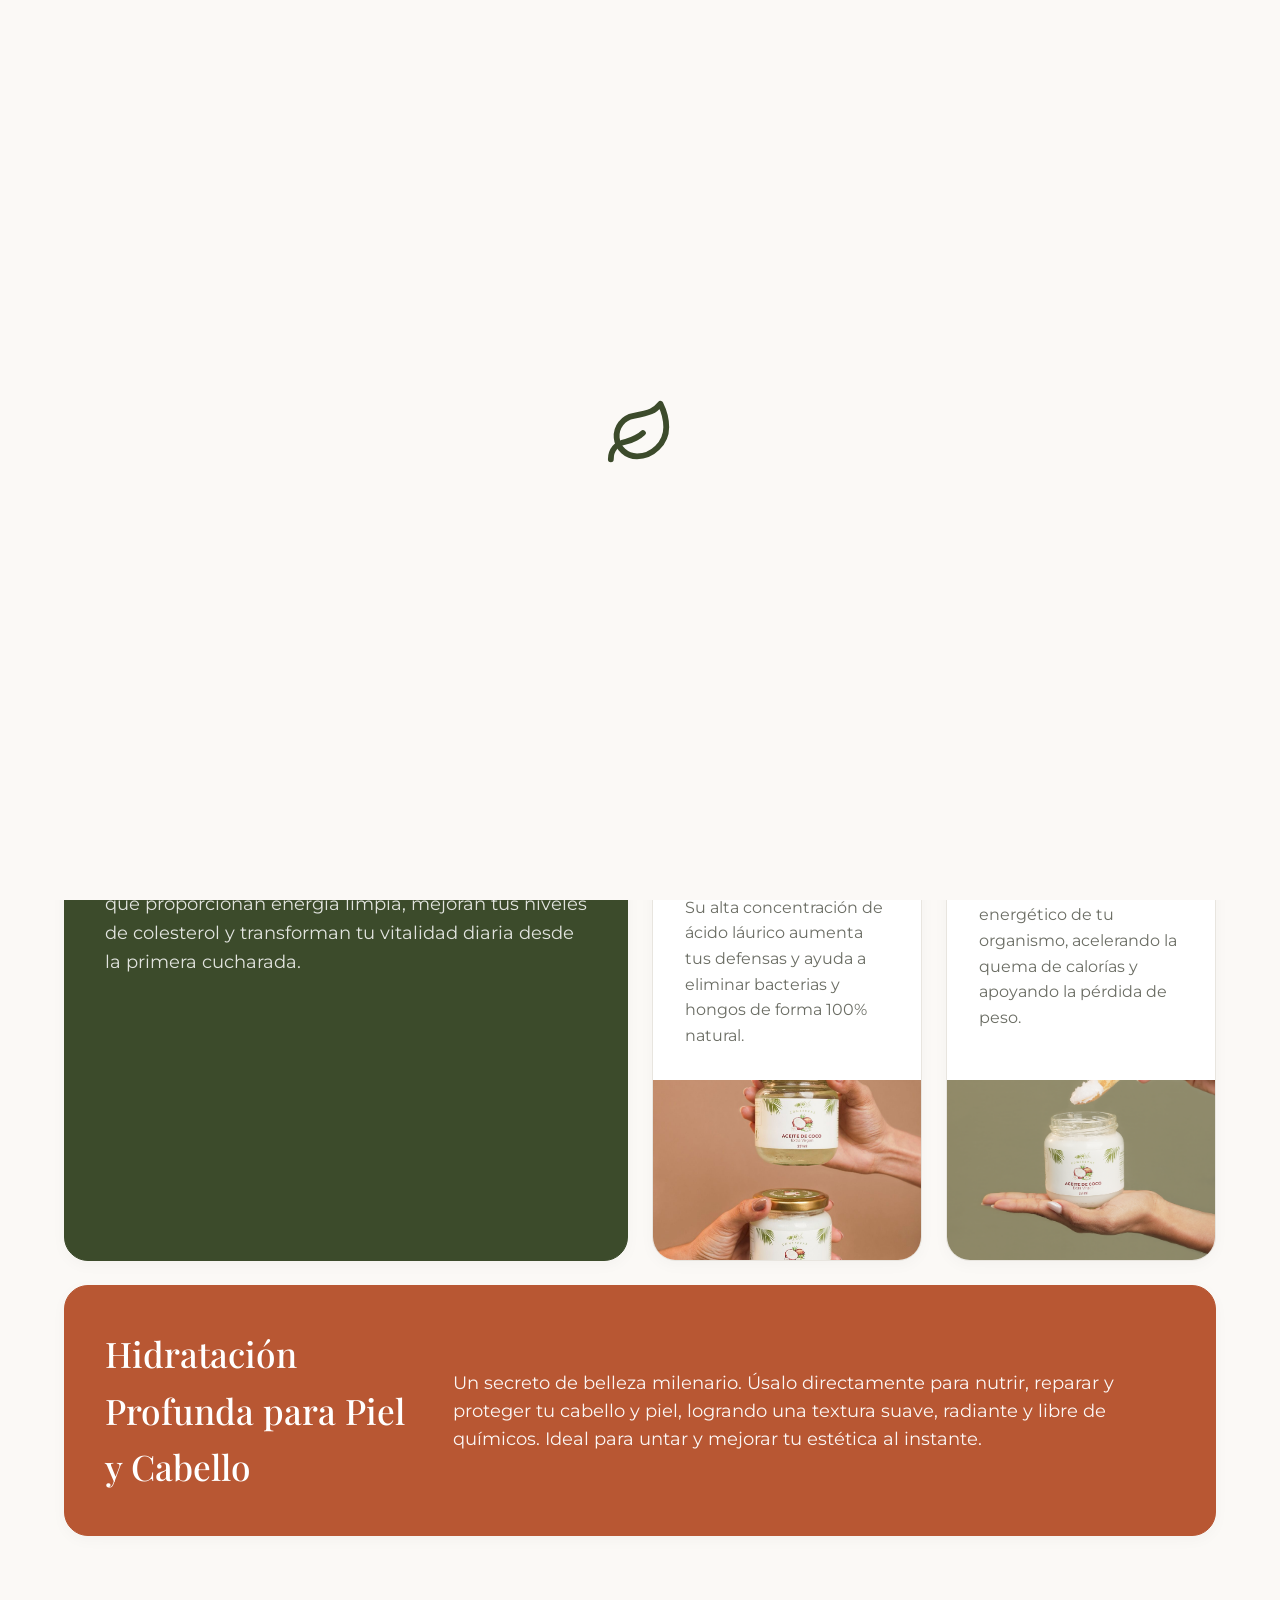
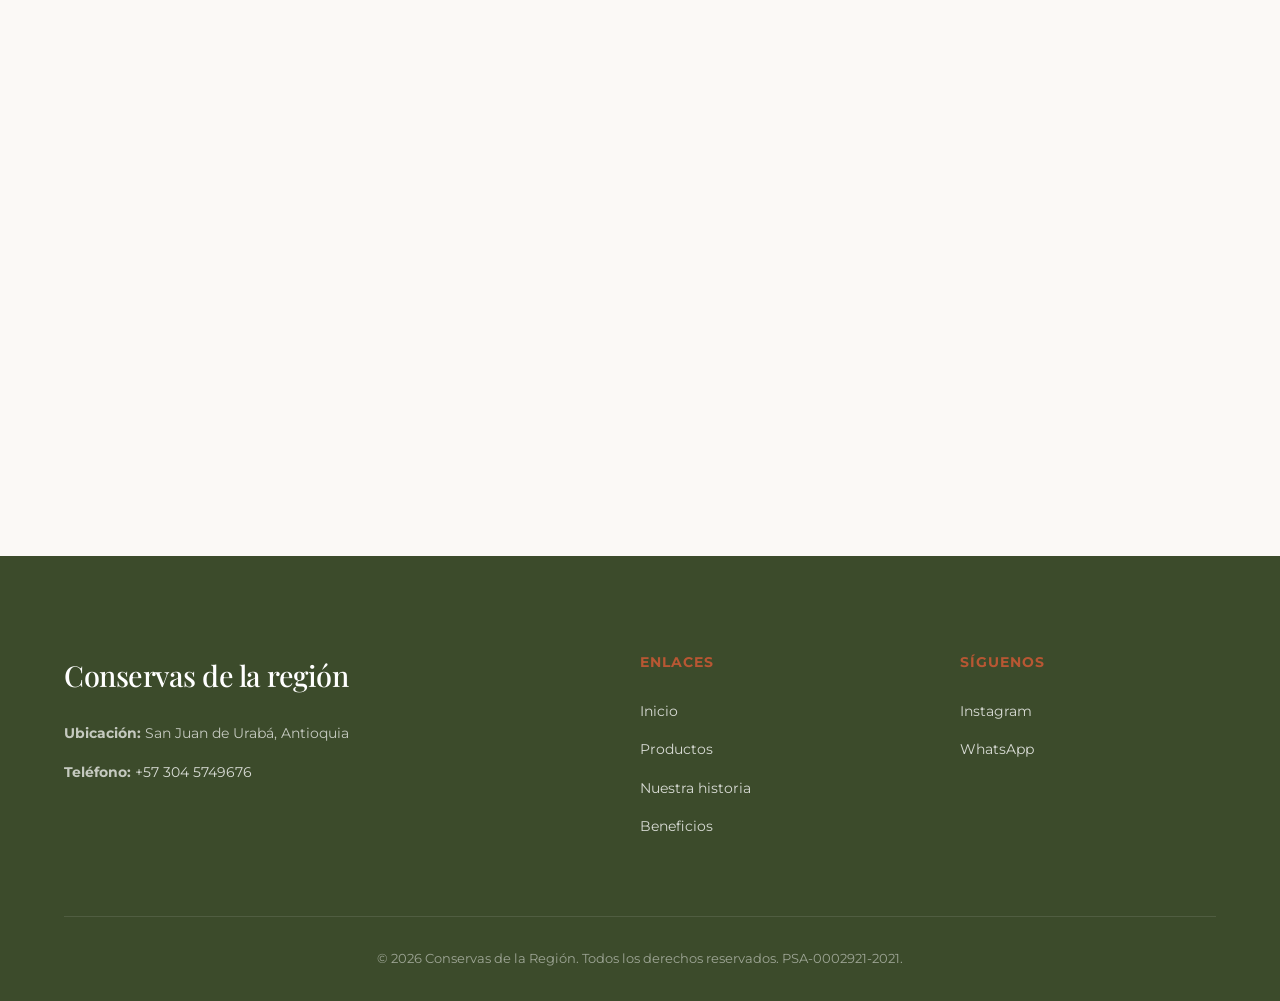
<file: beneficios.html>
<!DOCTYPE html>
<html lang="es">
<head>
    <meta charset="UTF-8">
    <meta name="viewport" content="width=device-width, initial-scale=1.0">
    <title>Beneficios del Coco | Conservas de la Región</title>
    <link rel="stylesheet" href="src/style.css"> 
    <link rel="icon" href="src/img/logo.png" type="image/png">
</head>
<body class="loading">
    <div id="loader" class="loader-container">
        <svg class="leaf-icon" viewBox="0 0 24 24" fill="none" stroke="currentColor" stroke-width="2" stroke-linecap="round" stroke-linejoin="round">
            <path d="M11 20A7 7 0 0 1 9.8 6.1C15.5 5 17 4.48 19 2c1 2 2 4.18 2 8 0 5.5-4.78 10-10 10Z"></path>
            <path d="M2 21c0-3 1.85-5.36 5.08-6C9.5 14.52 12 13 13 12"></path>
        </svg>
        <div class="loading-dots">
            <span></span>
            <span></span>
            <span></span>
        </div>
    </div>
<header id="header">
    <a href="index.html" class="logo">
        <img src="src/img/logo.png" alt="Logo Conservas" class="logo-img">
    </a>
    <div class="menu-toggle" id="mobile-menu">
        <span class="bar"></span>
        <span class="bar"></span>
        <span class="bar"></span>
    </div>
    <nav class="nav-menu">
        <ul>
            <li><a href="index.html">Inicio</a></li>
            <li><a href="catalogo.html">Productos</a></li>
            <li><a href="nosotros.html">Nuestra historia</a></li>
            <li><a href="beneficios.html" class="activo">Beneficios</a></li>
        </ul>
    </nav>
</header>

<section class="beneficios-bento fade-in" style="padding: 10rem 5% 6rem; background-color: var(--bg-principal);">
    <div class="cabecera-beneficios" style="text-align: center; max-width: 800px; margin: 0 auto 4rem;">
        <h1 class="seccion-titulo" style="font-size: 3rem; color: var(--verde-botanico);">Los Beneficios del Coco</h1>
        <p style="color: var(--texto-claro); font-size: 1.1rem;">Descubre el poder transformador de nuestra esencia pura. Cada gota de aceite de coco extra virgen está cargada de ácidos grasos y nutrientes que revitalizan tu cuerpo, mente y belleza natural.</p>
    </div>
    
    <div class="bento-grid" style="max-width: 1200px; margin: 0 auto;">
        
        <div class="bento-item">
            <h3>El Poder del Coco Extra Virgen</h3>
            <p>Más que un ingrediente, es un elixir natural. Nuestro aceite está lleno de ácidos grasos de cadena media que proporcionan energía limpia, mejoran tus niveles de colesterol y transforman tu vitalidad diaria desde la primera cucharada.</p>
        </div>
        
        <div class="bento-item con-imagen">
            <div class="bento-texto">
                <h3>Claridad y Energía Mental</h3>
                <p>Impulsa tu función cerebral. Sus componentes únicos son una fuente de energía rápida y excelente aliada para la memoria, elevando tu concentración y previniendo el deterioro cognitivo.</p>
            </div>
            <div class="bento-img-container">
                <img src="src/img/beneficio1.jpg" alt="Claridad y energía mental">
            </div>
        </div>
        
        <div class="bento-item con-imagen">
            <div class="bento-texto">
                <h3>Escudo Inmunológico</h3>
                <p>Su alta concentración de ácido láurico aumenta tus defensas y ayuda a eliminar bacterias y hongos de forma 100% natural.</p>
            </div>
            <div class="bento-img-container">
                <img src="src/img/beneficio2.jpg" alt="Escudo inmunológico">
            </div>
        </div>

        <div class="bento-item con-imagen">
            <div class="bento-texto">
                <h3>Metabolismo Activo</h3>
                <p>Incrementa el gasto energético de tu organismo, acelerando la quema de calorías y apoyando la pérdida de peso.</p>
            </div>
            <div class="bento-img-container">
                <img src="src/img/demostración4-aceite-coco-231mL.png" alt="Metabolismo activo">
            </div>
        </div>
        
        <div class="bento-item">
            <h3>Hidratación Profunda para Piel y Cabello</h3>
            <p>Un secreto de belleza milenario. Úsalo directamente para nutrir, reparar y proteger tu cabello y piel, logrando una textura suave, radiante y libre de químicos. Ideal para untar y mejorar tu estética al instante.</p>
        </div>

        <div class="bento-item">
            <video src="src/video/beneficio.mp4" autoplay loop muted playsinline></video>
        </div>
        
    </div>
</section>

<a href="https://wa.me/573045749676" class="whatsapp-float" target="_blank" aria-label="Chat de WhatsApp">
    <svg viewBox="0 0 24 24" width="30" height="30" fill="currentColor">
        <path d="M12.031 6.172c-3.181 0-5.767 2.586-5.768 5.766-.001 1.298.38 2.27 1.019 3.287l-.582 2.128 2.182-.573c.978.58 1.911.928 3.145.929 3.178 0 5.767-2.587 5.768-5.766.001-3.187-2.575-5.77-5.764-5.771zm3.392 8.244c-.144.405-.837.774-1.17.824-.299.045-.677.063-1.092-.125-.327-.149-.976-.36-1.855-1.154-.728-.659-1.218-1.473-1.361-1.716-.144-.244-.015-.376.106-.497.109-.109.24-.28.361-.421.12-.141.16-.242.24-.403.08-.162.04-.305-.02-.426-.06-.121-.54-1.305-.74-1.787-.193-.467-.389-.404-.536-.412-.137-.008-.293-.008-.452-.008-.158 0-.415.06-.632.296-.217.236-.826.808-.826 1.97s.847 2.284.965 2.441c.119.158 1.666 2.544 4.037 3.518.566.232 1.006.37 1.349.474.568.181 1.085.155 1.494.094.461-.069 1.416-.578 1.615-1.139.199-.56.199-1.04.14-1.14-.059-.098-.217-.157-.455-.276z"/>
    </svg>
</a>

<footer>
    <div class="footer-grid">
        <div>
            <a href="index.html" class="logo">Conservas de la región</a>
            <p style="margin-top: 1.5rem; margin-bottom: 0.5rem;"><strong>Ubicación:</strong> San Juan de Urabá, Antioquia</p>
            <p><strong>Teléfono:</strong> <a href="https://wa.me/573045749676" style="color: rgba(255,255,255,0.8); text-decoration: none; transition: color 0.3s;" onmouseover="this.style.color='#FFFFFF'" onmouseout="this.style.color='rgba(255,255,255,0.8)'">+57 304 5749676</a></p>
        </div>
        <div>
            <h4>Enlaces</h4>
            <ul>
                <li><a href="index.html">Inicio</a></li>
                <li><a href="catalogo.html">Productos</a></li>
                <li><a href="nosotros.html">Nuestra historia</a></li>
                <li><a href="beneficios.html" class="activo">Beneficios</a></li>
            </ul>
        </div>
        <div>
            <h4>Síguenos</h4>
            <ul>
                <li><a href="https://www.instagram.com/conservasdelaregion">Instagram</a></li>
                <li><a href="https://wa.me/573045749676">WhatsApp</a></li>
            </ul>
        </div>
    </div>
    <div class="footer-bottom">
        <p>© 2026 Conservas de la Región. Todos los derechos reservados. PSA-0002921-2021.</p>
    </div>
</footer>

<script src="src/app.js"></script>
</body>
</html>
</file>
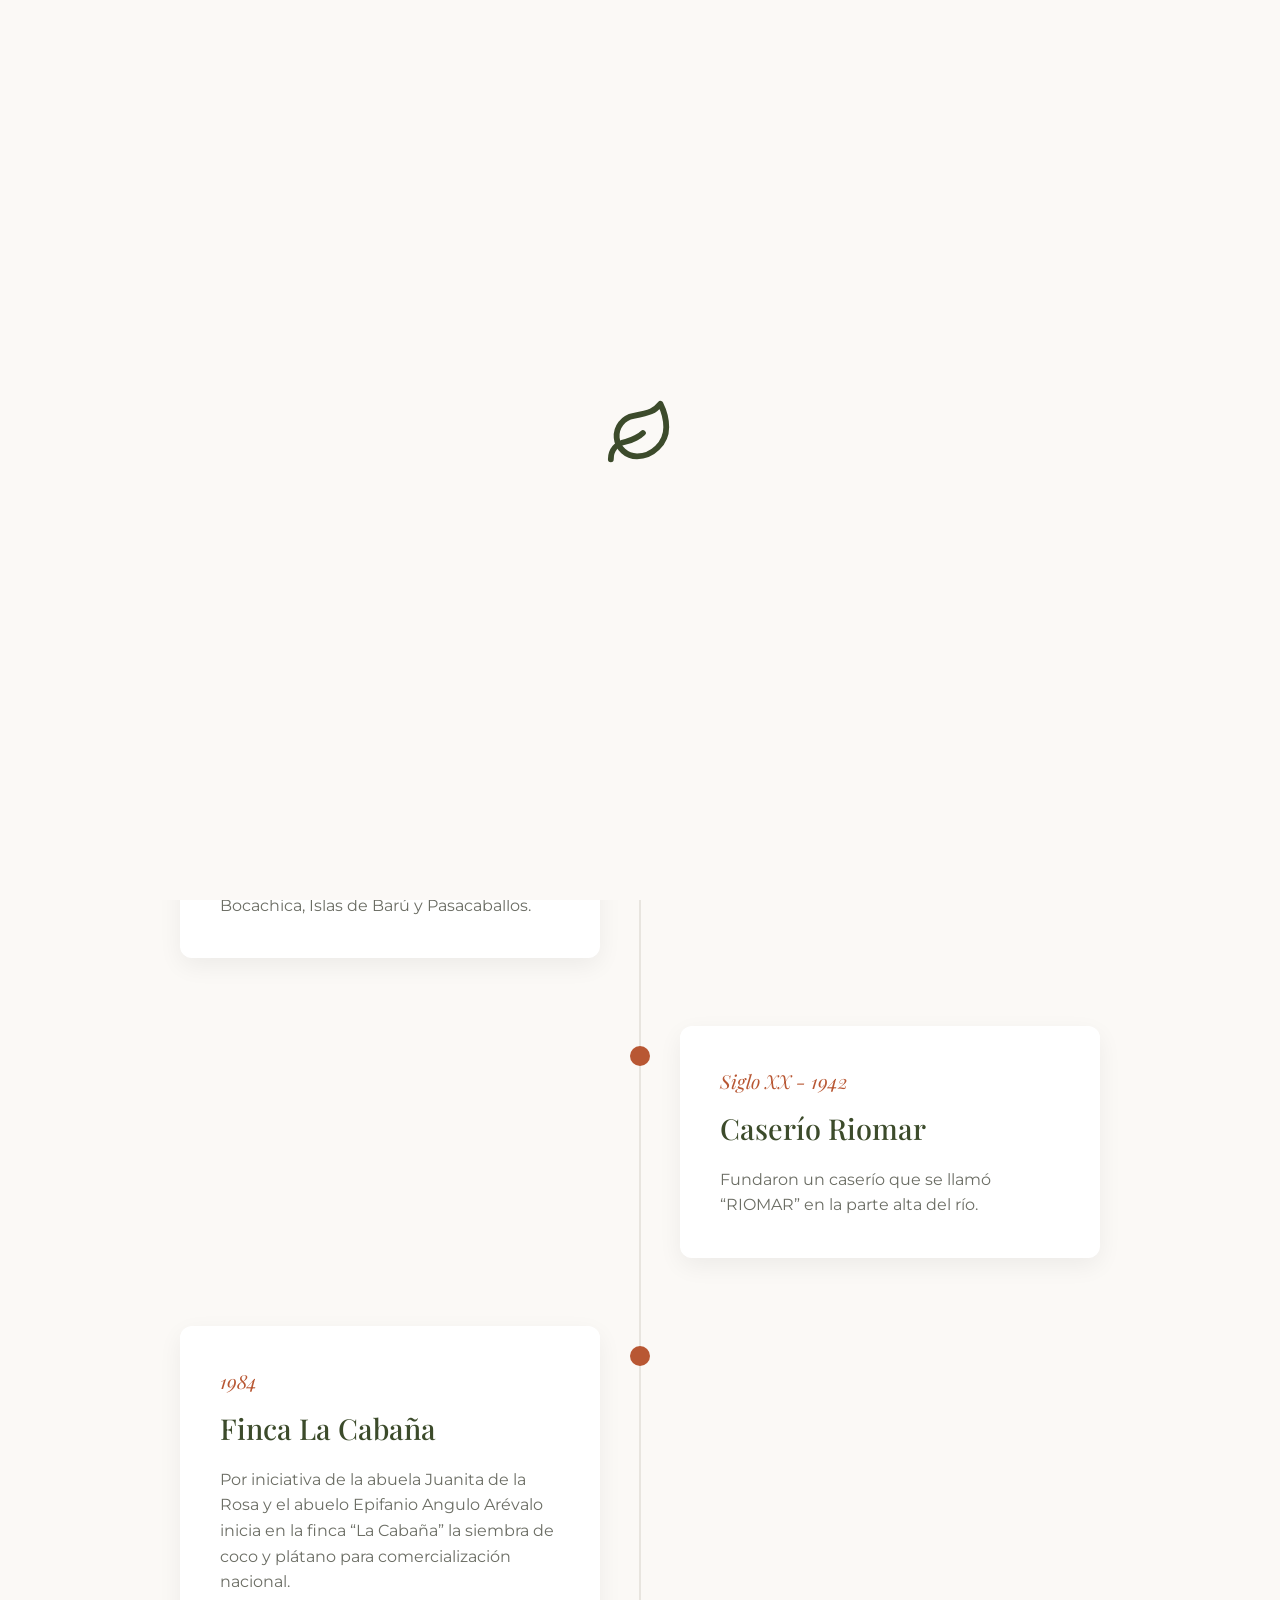
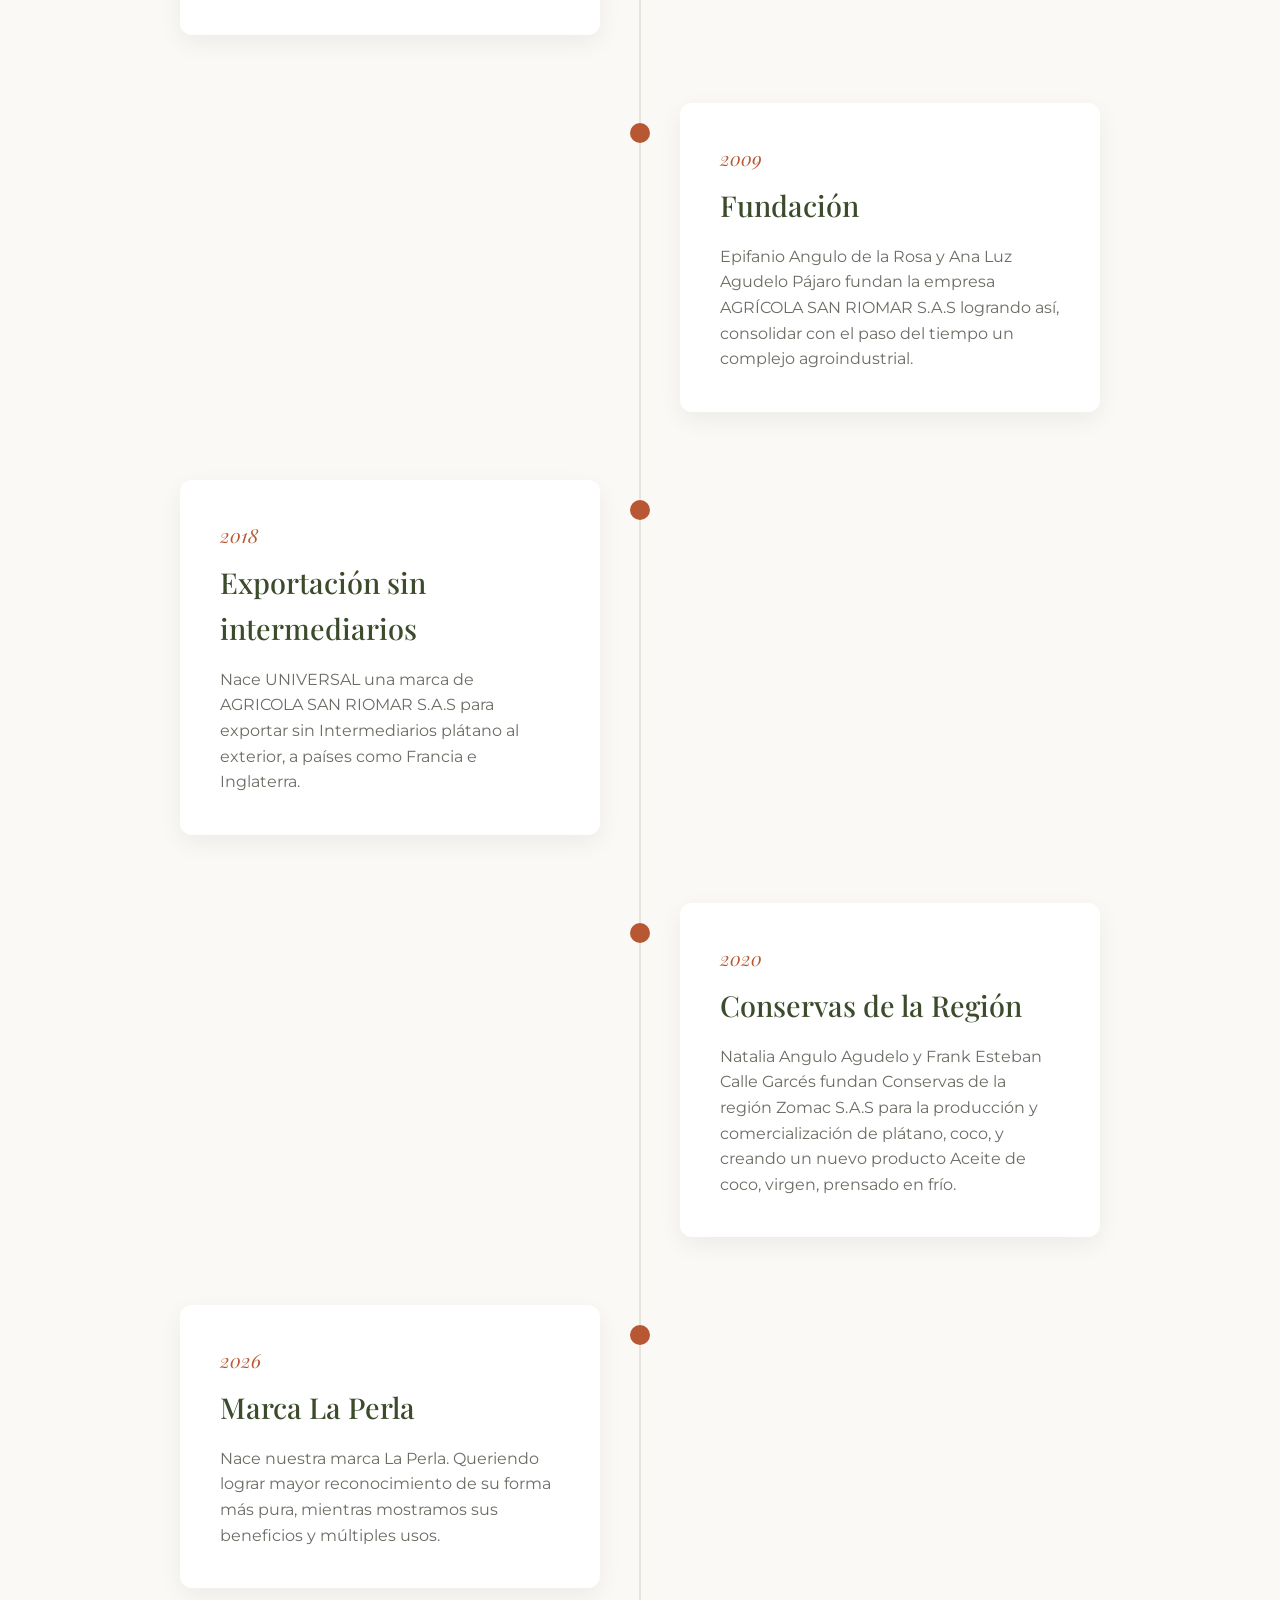
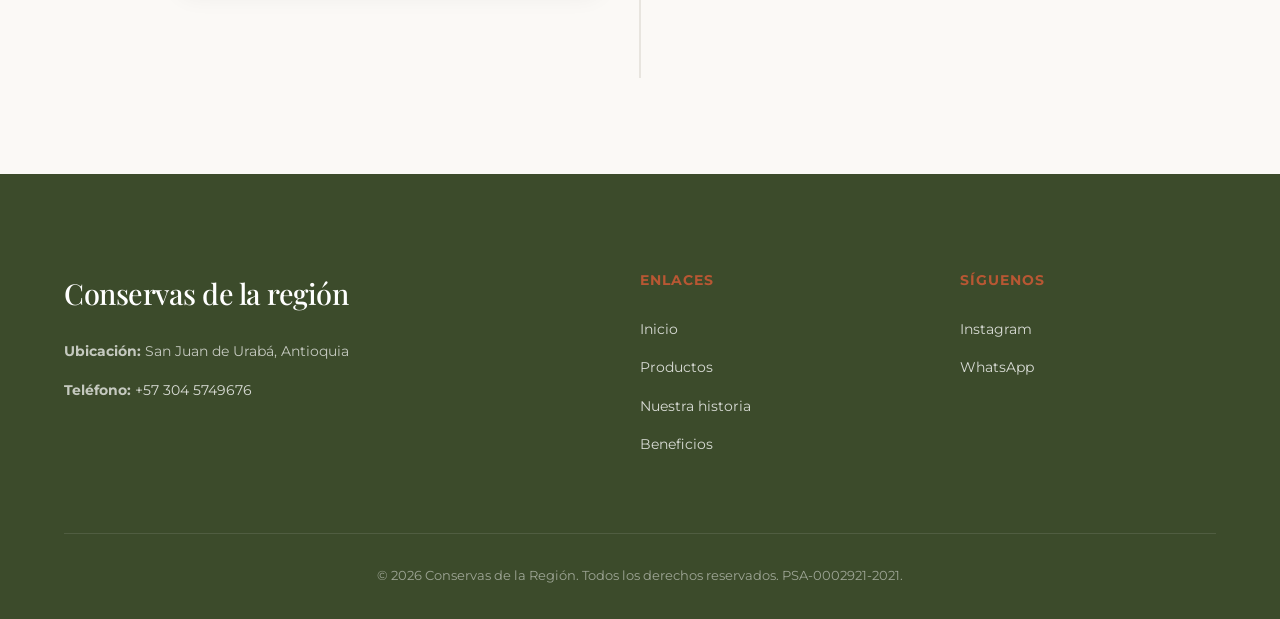
<file: nosotros.html>
<!DOCTYPE html>
<html lang="es">
<head>
    <meta charset="UTF-8">
    <meta name="viewport" content="width=device-width, initial-scale=1.0">
    <title>Nuestra Historia | Conservas de la Región</title>
    <link rel="stylesheet" href="src/style.css">
    <link rel="icon" href="src/img/logo.png" type="image/png">
</head>
<body class="loading">

    <div id="loader" class="loader-container">
        <svg class="leaf-icon" viewBox="0 0 24 24" fill="none" stroke="currentColor" stroke-width="2" stroke-linecap="round" stroke-linejoin="round">
            <path d="M11 20A7 7 0 0 1 9.8 6.1C15.5 5 17 4.48 19 2c1 2 2 4.18 2 8 0 5.5-4.78 10-10 10Z"></path>
            <path d="M2 21c0-3 1.85-5.36 5.08-6C9.5 14.52 12 13 13 12"></path>
        </svg>
        <div class="loading-dots">
            <span></span>
            <span></span>
            <span></span>
        </div>
    </div>

    <header id="header">
        <a href="index.html" class="logo">
            <img src="src/img/logo.png" alt="Logo Conservas" class="logo-img">
        </a>
        <div class="menu-toggle" id="mobile-menu">
            <span class="bar"></span>
            <span class="bar"></span>
            <span class="bar"></span>
        </div>
        <nav class="nav-menu">
            <ul>
                <li><a href="index.html">Inicio</a></li>
                <li><a href="catalogo.html">Productos</a></li>
                <li><a href="nosotros.html" class="activo">Nuestra historia</a></li>            
                <li><a href="beneficios.html">Beneficios</a></li>
            </ul>
        </nav>
    </header>

    <section class="historia-interactiva" style="margin-top: 120px;">
        <div class="cabecera-seccion fade-in" style="justify-content: center; align-items: center; text-align: center; margin: 0 auto 4rem auto; flex-direction: column; max-width: 900px;">
            <h2 class="seccion-titulo">Reseña Histórica</h2>
            <p style="color: var(--texto-claro); font-size: 1.1rem; line-height: 1.8; margin-top: 1rem;">Somos la cuarta generación de una empresa familiar de tradición agrícola que ha combinado conocimiento ancestral con prácticas modernas y sostenibles, dedicada a la producción y comercialización de coco, plátano y sus derivados, así como el aceite de coco y la fruta deshidratada; productos de excelente calidad, con altos niveles nutricionales para el cuidado de nuestra salud. Somos 100% colombianos. Apoyamos a mujeres cabeza de hogar, así como también utilizamos empaques biodegradables y reciclables.</p>
        </div>
        
        <div class="timeline">
            <div class="timeline-item fade-in">
                <div class="timeline-dot"></div>
                <div class="historia-card interactiva">
                    <span class="anio">Siglo XIX</span>
                    <h3>Inicios y Pobladores</h3>
                    <p>A finales de siglo, los bisabuelos Epifanio Angulo Cabello y Luis Felipe de la Rosa hacen parte de los primeros pobladores que llegaron a San Juan de Urabá atraídos por su tierra fértil provenientes de Bocachica, Islas de Barú y Pasacaballos.</p>
                </div>
            </div>

            <div class="timeline-item fade-in">
                <div class="timeline-dot"></div>
                <div class="historia-card interactiva">
                    <span class="anio">Siglo XX - 1942</span>
                    <h3>Caserío Riomar</h3>
                    <p>Fundaron un caserío que se llamó “RIOMAR” en la parte alta del río.</p>
                </div>
            </div>

            <div class="timeline-item fade-in">
                <div class="timeline-dot"></div>
                <div class="historia-card interactiva">
                    <span class="anio">1984</span>
                    <h3>Finca La Cabaña</h3>
                    <p>Por iniciativa de la abuela Juanita de la Rosa y el abuelo Epifanio Angulo Arévalo inicia en la finca “La Cabaña” la siembra de coco y plátano para comercialización nacional.</p>
                </div>
            </div>

            <div class="timeline-item fade-in">
                <div class="timeline-dot"></div>
                <div class="historia-card interactiva">
                    <span class="anio">2009</span>
                    <h3>Fundación</h3>
                    <p>Epifanio Angulo de la Rosa y Ana Luz Agudelo Pájaro fundan la empresa AGRÍCOLA SAN RIOMAR S.A.S logrando así, consolidar con el paso del tiempo un complejo agroindustrial. </p>
                </div>
            </div>

            <div class="timeline-item fade-in">
                <div class="timeline-dot"></div>
                <div class="historia-card interactiva">
                    <span class="anio">2018</span>
                    <h3>Exportación sin intermediarios</h3>
                    <p>Nace UNIVERSAL una marca de AGRICOLA SAN RIOMAR S.A.S para exportar sin Intermediarios plátano al exterior, a países como Francia e Inglaterra.</p>
                </div>
            </div>

            <div class="timeline-item fade-in">
                <div class="timeline-dot"></div>
                <div class="historia-card interactiva">
                    <span class="anio">2020</span>
                    <h3>Conservas de la Región</h3>
                    <p>Natalia Angulo Agudelo y Frank Esteban Calle Garcés fundan Conservas de la región Zomac S.A.S para la producción y comercialización de plátano, coco, y creando un nuevo producto Aceite de coco, virgen, prensado en frío.</p>
                </div>
            </div>

            <div class="timeline-item fade-in">
                <div class="timeline-dot"></div>
                <div class="historia-card interactiva">
                    <span class="anio">2026</span>
                    <h3>Marca La Perla</h3>
                    <p>Nace nuestra marca La Perla. Queriendo lograr mayor reconocimiento de su forma más pura, mientras mostramos sus beneficios y múltiples usos.</p>
                </div>
            </div>
        </div>
    </section>

    <footer>
        <div class="footer-grid">
            <div>
                <a href="index.html" class="logo">Conservas de la región</a>
                <p style="margin-top: 1.5rem; margin-bottom: 0.5rem;"><strong>Ubicación:</strong> San Juan de Urabá, Antioquia</p>
                <p><strong>Teléfono:</strong> <a href="https://wa.me/573045749676" style="color: rgba(255,255,255,0.8); text-decoration: none; transition: color 0.3s;" onmouseover="this.style.color='#FFFFFF'" onmouseout="this.style.color='rgba(255,255,255,0.8)'">+57 304 5749676</a></p>
            </div>
            <div>
                <h4>Enlaces</h4>
            <ul>
                <li><a href="index.html" class="activo">Inicio</a></li>
                <li><a href="catalogo.html">Productos</a></li>
                <li><a href="nosotros.html">Nuestra historia</a></li>
                <li><a href="beneficios.html">Beneficios</a></li>
            </ul>
            </div>
            <div>
                <h4>Síguenos</h4>
                <ul>
                    <li><a href="https://www.instagram.com/conservasdelaregion">Instagram</a></li>
                    <li><a href="https://wa.me/573217680200">WhatsApp</a></li>
                </ul>
            </div>
        </div>
        <div class="footer-bottom">
            <p>© 2026 Conservas de la Región. Todos los derechos reservados. PSA-0002921-2021.</p>
        </div>
    </footer>

    <script src="src/app.js"></script> 
</body>
</html>
</file>
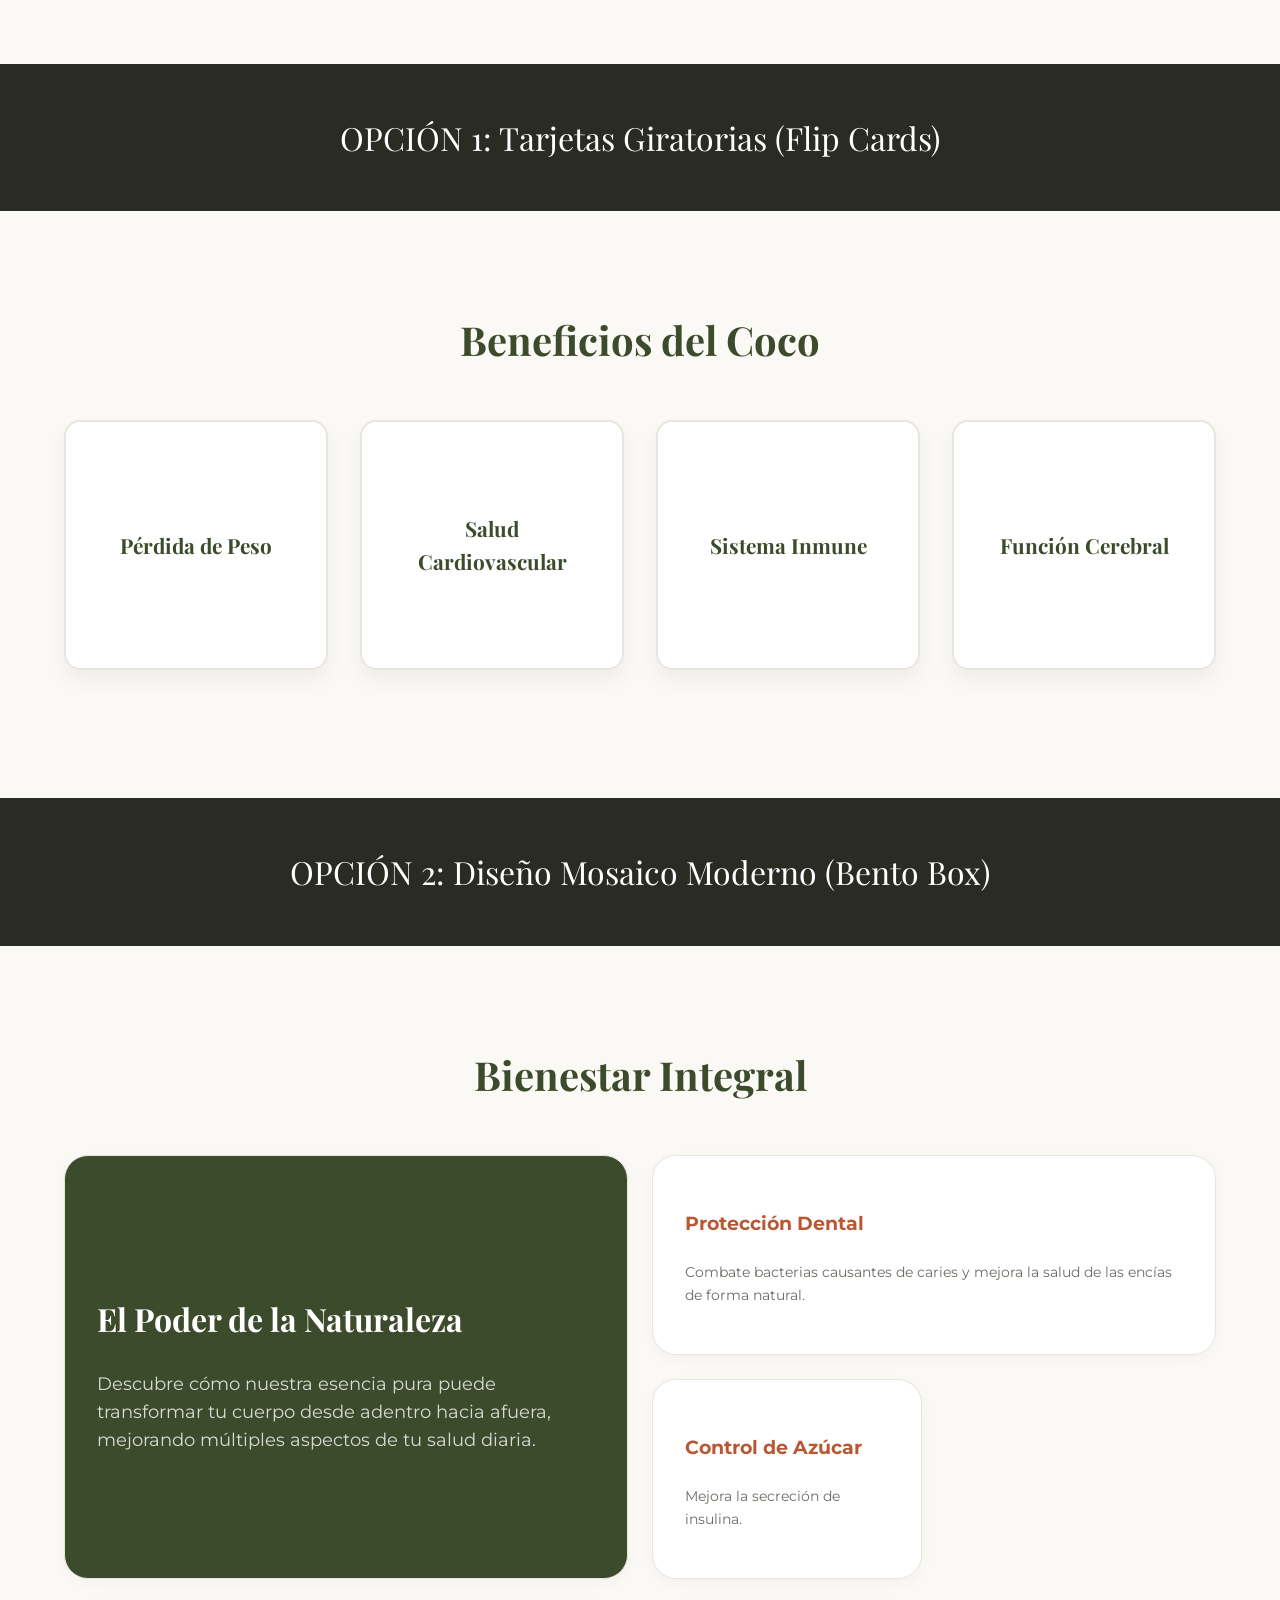
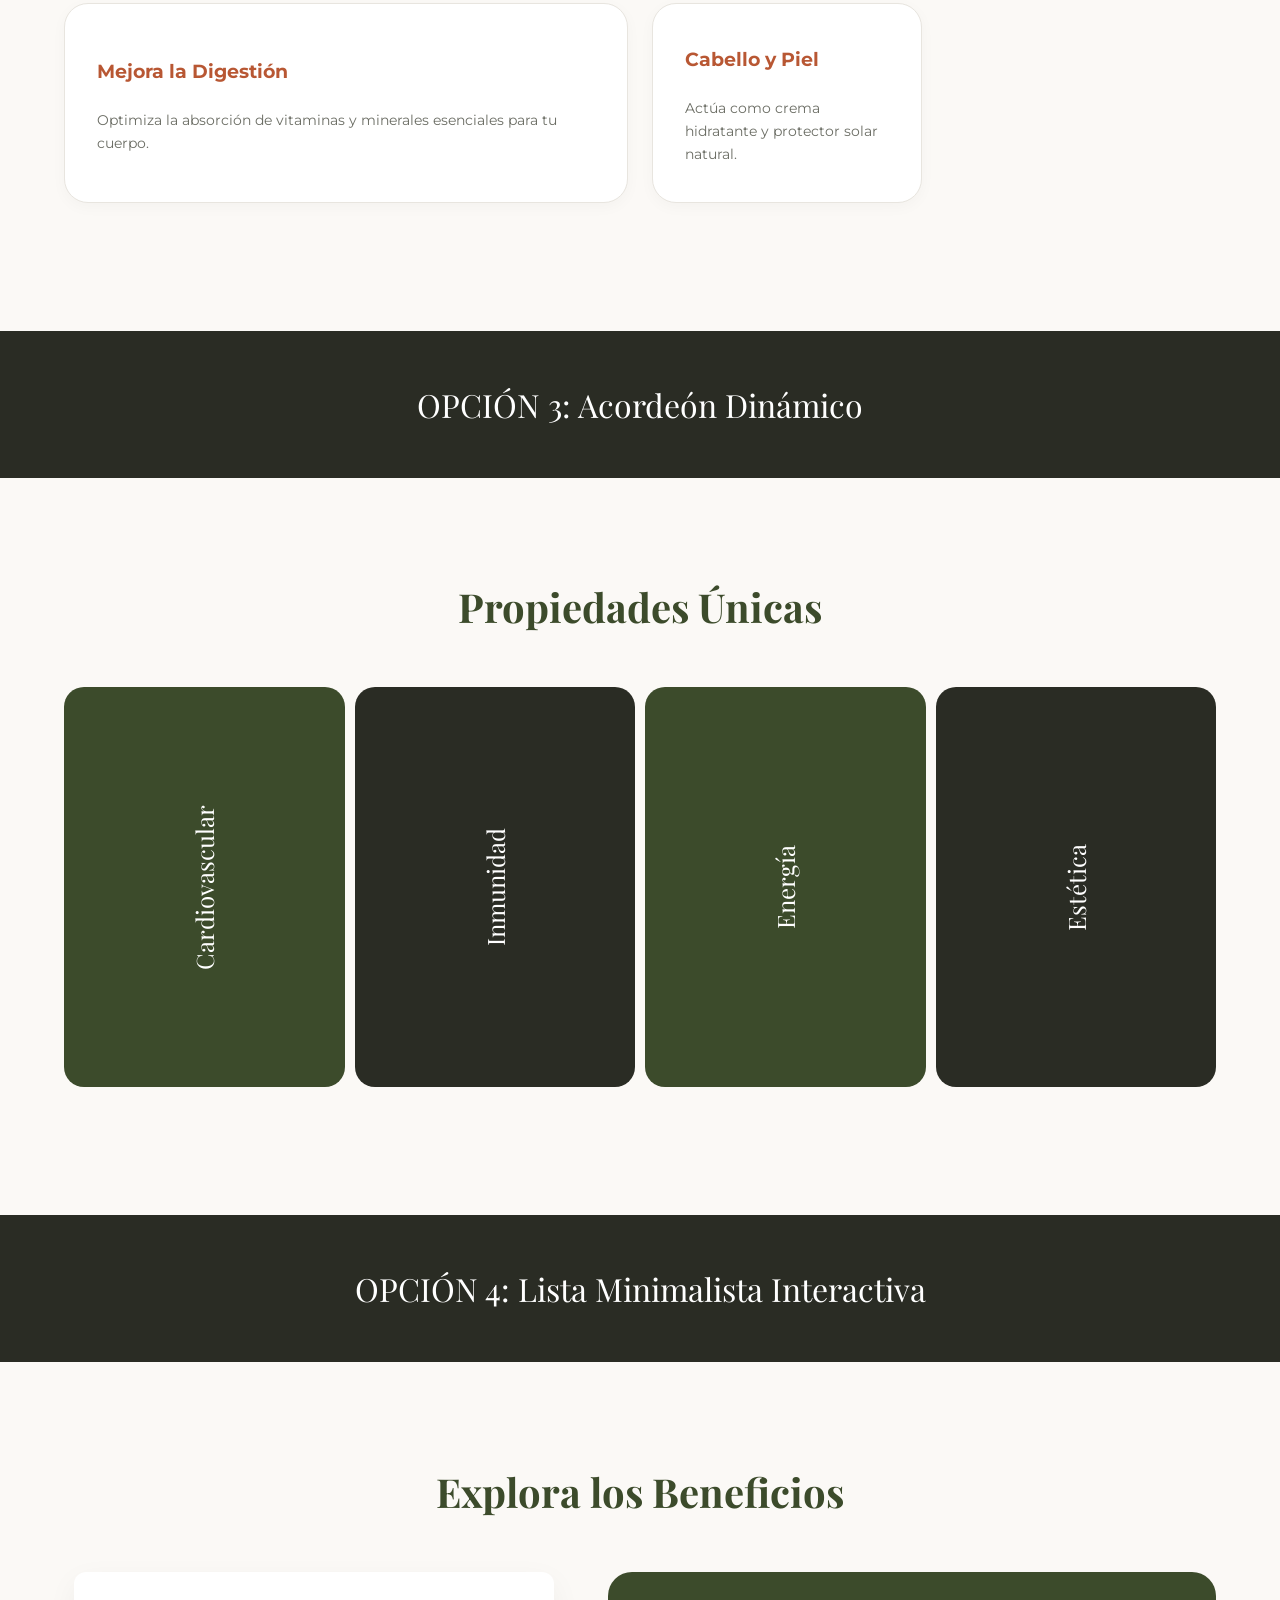
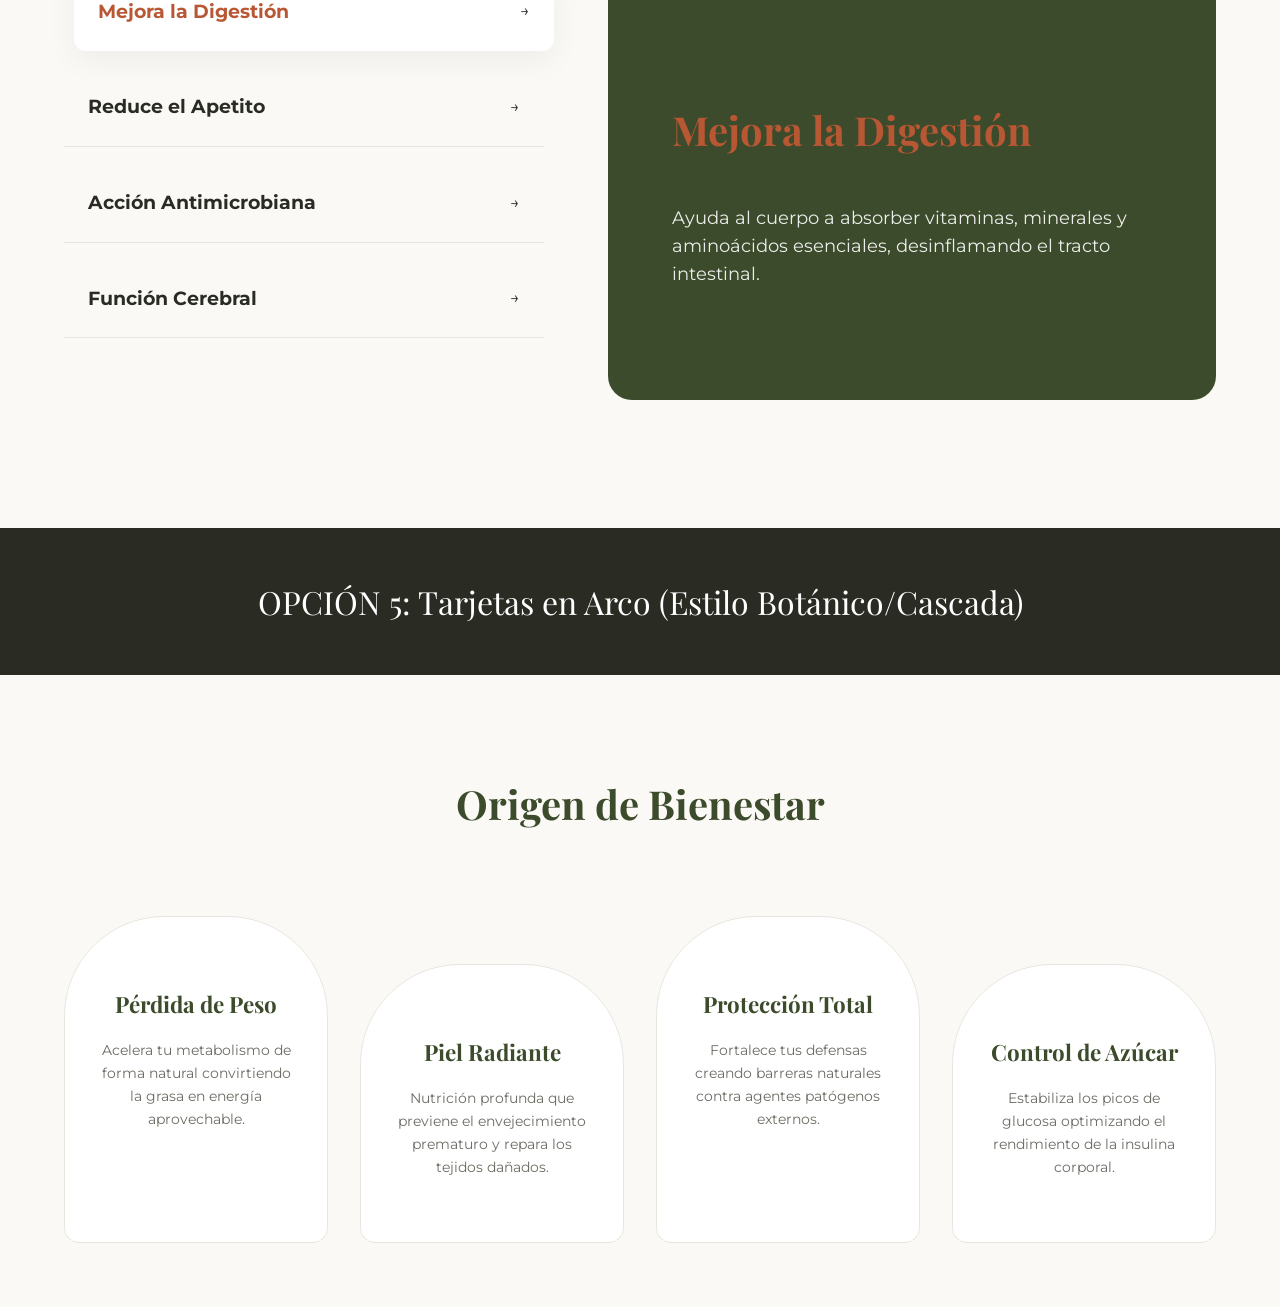
<file: xd.html>
<!DOCTYPE html>
<html lang="es">
<head>
    <meta charset="UTF-8">
    <meta name="viewport" content="width=device-width, initial-scale=1.0">
    <title>Alternativas - Beneficios del Coco</title>
    <link href="https://fonts.googleapis.com/css2?family=Montserrat:wght@300;400;500;600&family=Playfair+Display:ital,wght@0,400;0,500;0,600;1,400&display=swap" rel="stylesheet">
    <style>
        :root { 
            --bg-principal: #FBF9F6; 
            --texto-oscuro: #2A2C24; 
            --texto-claro: #6B6D64; 
            --verde-botanico: #3C4B2B; 
            --terracota: #B85733; 
            --borde-suave: #E8E5DF; 
            --blanco: #FFFFFF; 
            --font-titulos: 'Playfair Display', serif; 
            --font-textos: 'Montserrat', sans-serif; 
        }

        body {
            font-family: var(--font-textos);
            background-color: var(--bg-principal);
            color: var(--texto-oscuro);
            margin: 0;
            padding: 0;
            line-height: 1.6;
        }

        .separador {
            text-align: center;
            padding: 3rem 1rem;
            background: var(--texto-oscuro);
            color: var(--blanco);
            font-family: var(--font-titulos);
            font-size: 2rem;
            margin-top: 4rem;
        }

        h2.seccion-titulo {
            font-family: var(--font-titulos);
            font-size: 2.5rem;
            text-align: center;
            color: var(--verde-botanico);
            margin-bottom: 3rem;
        }

        .container {
            max-width: 1200px;
            margin: 0 auto;
            padding: 4rem 5%;
        }

        /* =========================================
           OPCIÓN 1: TARJETAS FLIP (GIRATORIAS)
           ========================================= */
        .opcion-1 .grid-flip {
            display: grid;
            grid-template-columns: repeat(auto-fit, minmax(220px, 1fr));
            gap: 2rem;
        }

        .flip-card {
            background-color: transparent;
            height: 250px;
            perspective: 1000px;
        }

        .flip-card-inner {
            position: relative;
            width: 100%;
            height: 100%;
            text-align: center;
            transition: transform 0.8s;
            transform-style: preserve-3d;
            border-radius: 16px;
            box-shadow: 0 10px 20px rgba(0,0,0,0.05);
        }

        .flip-card:hover .flip-card-inner {
            transform: rotateY(180deg);
        }

        .flip-card-front, .flip-card-back {
            position: absolute;
            width: 100%;
            height: 100%;
            -webkit-backface-visibility: hidden;
            backface-visibility: hidden;
            border-radius: 16px;
            display: flex;
            flex-direction: column;
            justify-content: center;
            align-items: center;
            padding: 2rem;
            box-sizing: border-box;
        }

        .flip-card-front {
            background-color: var(--blanco);
            border: 2px solid var(--borde-suave);
        }

        .flip-card-front h3 {
            color: var(--verde-botanico);
            font-family: var(--font-titulos);
            font-size: 1.3rem;
        }

        .flip-card-back {
            background-color: var(--verde-botanico);
            color: var(--blanco);
            transform: rotateY(180deg);
        }

        .flip-card-back p {
            font-size: 0.95rem;
            opacity: 0.9;
        }

        /* =========================================
           OPCIÓN 2: BENTO BOX UI (MOSAICO MODERNO)
           ========================================= */
        .opcion-2 .bento-grid {
            display: grid;
            grid-template-columns: repeat(4, 1fr);
            grid-auto-rows: 200px;
            gap: 1.5rem;
        }

        .bento-item {
            background: var(--blanco);
            border-radius: 24px;
            padding: 2rem;
            display: flex;
            flex-direction: column;
            justify-content: center;
            box-shadow: 0 4px 15px rgba(0,0,0,0.03);
            border: 1px solid var(--borde-suave);
            transition: transform 0.3s ease;
            overflow: hidden;
            position: relative;
        }

        .bento-item:hover {
            transform: translateY(-5px);
            border-color: var(--terracota);
        }

        .bento-item h3 {
            color: var(--terracota);
            margin-bottom: 0.5rem;
            font-size: 1.2rem;
            z-index: 2;
        }

        .bento-item p {
            color: var(--texto-claro);
            font-size: 0.9rem;
            z-index: 2;
        }

        /* Tamaños asimétricos */
        .bento-item:nth-child(1) { grid-column: span 2; grid-row: span 2; background: var(--verde-botanico); }
        .bento-item:nth-child(1) h3 { color: var(--blanco); font-size: 2rem; font-family: var(--font-titulos); }
        .bento-item:nth-child(1) p { color: rgba(255,255,255,0.8); font-size: 1.1rem; }
        
        .bento-item:nth-child(2) { grid-column: span 2; }
        .bento-item:nth-child(4) { grid-column: span 2; }
        
        @media (max-width: 900px) {
            .opcion-2 .bento-grid { grid-template-columns: 1fr 1fr; }
            .bento-item:nth-child(1) { grid-column: span 2; grid-row: span 1; }
        }
        @media (max-width: 600px) {
            .opcion-2 .bento-grid { grid-template-columns: 1fr; }
            .bento-item { grid-column: span 1 !important; }
        }

        /* =========================================
           OPCIÓN 3: ACORDEÓN HORIZONTAL EXPANSIBLE
           ========================================= */
        .opcion-3 .accordion-container {
            display: flex;
            height: 400px;
            width: 100%;
            gap: 10px;
        }

        .accordion-panel {
            flex: 1;
            background: var(--verde-botanico);
            border-radius: 20px;
            cursor: pointer;
            transition: flex 0.6s cubic-bezier(0.25, 0.46, 0.45, 0.94), background 0.4s;
            position: relative;
            overflow: hidden;
            display: flex;
            align-items: center;
            justify-content: center;
        }

        .accordion-panel:nth-child(even) {
            background: var(--texto-oscuro);
        }

        .accordion-panel:hover {
            flex: 5;
            background: var(--terracota);
        }

        .panel-content {
            opacity: 0;
            width: 100%;
            padding: 2rem;
            color: var(--blanco);
            transform: translateY(20px);
            transition: opacity 0.3s 0.2s, transform 0.3s 0.2s;
            position: absolute;
            bottom: 0;
        }

        .accordion-panel:hover .panel-content {
            opacity: 1;
            transform: translateY(0);
        }

        .panel-titulo-vertical {
            writing-mode: vertical-rl;
            text-orientation: mixed;
            transform: rotate(180deg);
            color: var(--blanco);
            font-family: var(--font-titulos);
            font-size: 1.5rem;
            white-space: nowrap;
            transition: opacity 0.3s;
        }

        .accordion-panel:hover .panel-titulo-vertical {
            opacity: 0;
        }

        .panel-content h3 { font-family: var(--font-titulos); font-size: 2rem; margin-bottom: 1rem; }

        @media (max-width: 768px) {
            .opcion-3 .accordion-container { flex-direction: column; height: 800px; }
            .panel-titulo-vertical { writing-mode: horizontal-tb; transform: none; }
        }

        /* =========================================
           OPCIÓN 4: LISTA MINIMALISTA CON DETALLES LATERALES
           ========================================= */
        .opcion-4 .split-layout {
            display: flex;
            gap: 4rem;
            align-items: flex-start;
        }

        .lista-beneficios-hover {
            flex: 1;
            display: flex;
            flex-direction: column;
            gap: 1rem;
        }

        .item-lista {
            padding: 1.5rem;
            border-bottom: 1px solid var(--borde-suave);
            cursor: pointer;
            transition: all 0.3s ease;
            display: flex;
            justify-content: space-between;
            align-items: center;
        }

        .item-lista h3 {
            font-size: 1.2rem;
            color: var(--texto-oscuro);
            transition: color 0.3s;
            margin: 0;
        }

        .item-lista:hover, .item-lista.activo {
            background: var(--blanco);
            border-radius: 12px;
            border-bottom-color: transparent;
            box-shadow: 0 10px 30px rgba(0,0,0,0.05);
            transform: translateX(10px);
        }

        .item-lista:hover h3, .item-lista.activo h3 {
            color: var(--terracota);
        }

        .detalle-beneficio {
            flex: 1;
            background: var(--verde-botanico);
            padding: 4rem;
            border-radius: 24px;
            color: var(--blanco);
            position: sticky;
            top: 100px;
            min-height: 300px;
            display: flex;
            flex-direction: column;
            justify-content: center;
        }

        .detalle-beneficio h2 {
            font-family: var(--font-titulos);
            font-size: 2.5rem;
            margin-bottom: 1.5rem;
            color: var(--terracota);
        }

        .detalle-beneficio p {
            font-size: 1.1rem;
            opacity: 0.9;
        }

        @media (max-width: 900px) {
            .opcion-4 .split-layout { flex-direction: column; }
            .detalle-beneficio { position: static; width: 100%; box-sizing: border-box; }
        }

        /* =========================================
           OPCIÓN 5: TARJETAS EN CASCADA / HEXAGONAL
           ========================================= */
        .opcion-5 .cascada-grid {
            display: grid;
            grid-template-columns: repeat(auto-fit, minmax(250px, 1fr));
            gap: 2rem;
            padding-top: 2rem;
        }

        .cascada-card {
            background: var(--blanco);
            padding: 3rem 2rem;
            border-radius: 100px 100px 15px 15px; /* Forma tipo arco/puerta */
            text-align: center;
            border: 1px solid var(--borde-suave);
            transition: all 0.4s ease;
            position: relative;
            margin-top: 0;
        }

        .cascada-card:nth-child(even) {
            margin-top: 3rem; /* Crea el efecto asimétrico/cascada */
        }

        .cascada-card:hover {
            background: var(--terracota);
            color: var(--blanco);
            transform: translateY(-15px);
            border-color: var(--terracota);
        }

        .cascada-card h3 {
            font-family: var(--font-titulos);
            font-size: 1.4rem;
            margin-bottom: 1rem;
            color: var(--verde-botanico);
            transition: color 0.4s;
        }

        .cascada-card:hover h3 {
            color: var(--blanco);
        }

        .cascada-card p {
            font-size: 0.9rem;
            color: var(--texto-claro);
            transition: color 0.4s;
        }

        .cascada-card:hover p {
            color: rgba(255,255,255,0.9);
        }

    </style>
</head>
<body>

    <div class="separador">OPCIÓN 1: Tarjetas Giratorias (Flip Cards)</div>
    
    <section class="container opcion-1">
        <h2 class="seccion-titulo">Beneficios del Coco</h2>
        <div class="grid-flip">
            <!-- Tarjeta 1 -->
            <div class="flip-card">
                <div class="flip-card-inner">
                    <div class="flip-card-front">
                        <h3>Pérdida de Peso</h3>
                    </div>
                    <div class="flip-card-back">
                        <p>Acelera el metabolismo y ayuda a quemar grasas, promoviendo la pérdida de peso natural.</p>
                    </div>
                </div>
            </div>
            <!-- Tarjeta 2 -->
            <div class="flip-card">
                <div class="flip-card-inner">
                    <div class="flip-card-front">
                        <h3>Salud Cardiovascular</h3>
                    </div>
                    <div class="flip-card-back">
                        <p>Rico en grasas saturadas naturales que aumentan el colesterol bueno (HDL) en el cuerpo.</p>
                    </div>
                </div>
            </div>
            <!-- Tarjeta 3 -->
            <div class="flip-card">
                <div class="flip-card-inner">
                    <div class="flip-card-front">
                        <h3>Sistema Inmune</h3>
                    </div>
                    <div class="flip-card-back">
                        <p>El ácido láurico protege contra virus, hongos y bacterias patógenas.</p>
                    </div>
                </div>
            </div>
            <!-- Tarjeta 4 -->
            <div class="flip-card">
                <div class="flip-card-inner">
                    <div class="flip-card-front">
                        <h3>Función Cerebral</h3>
                    </div>
                    <div class="flip-card-back">
                        <p>Los ácidos grasos proporcionan energía rápida al cerebro y mejoran la memoria.</p>
                    </div>
                </div>
            </div>
        </div>
    </section>

    <div class="separador">OPCIÓN 2: Diseño Mosaico Moderno (Bento Box)</div>

    <section class="container opcion-2">
        <h2 class="seccion-titulo">Bienestar Integral</h2>
        <div class="bento-grid">
            <div class="bento-item">
                <h3>El Poder de la Naturaleza</h3>
                <p>Descubre cómo nuestra esencia pura puede transformar tu cuerpo desde adentro hacia afuera, mejorando múltiples aspectos de tu salud diaria.</p>
            </div>
            <div class="bento-item">
                <h3>Protección Dental</h3>
                <p>Combate bacterias causantes de caries y mejora la salud de las encías de forma natural.</p>
            </div>
            <div class="bento-item">
                <h3>Control de Azúcar</h3>
                <p>Mejora la secreción de insulina.</p>
            </div>
            <div class="bento-item">
                <h3>Mejora la Digestión</h3>
                <p>Optimiza la absorción de vitaminas y minerales esenciales para tu cuerpo.</p>
            </div>
            <div class="bento-item">
                <h3>Cabello y Piel</h3>
                <p>Actúa como crema hidratante y protector solar natural.</p>
            </div>
        </div>
    </section>

    <div class="separador">OPCIÓN 3: Acordeón Dinámico</div>

    <section class="container opcion-3">
        <h2 class="seccion-titulo">Propiedades Únicas</h2>
        <div class="accordion-container">
            <div class="accordion-panel">
                <div class="panel-titulo-vertical">Cardiovascular</div>
                <div class="panel-content">
                    <h3>Salud Cardiovascular</h3>
                    <p>Aumenta el colesterol bueno (HDL) en el cuerpo, protegiendo tu corazón a largo plazo con grasas saludables.</p>
                </div>
            </div>
            <div class="accordion-panel">
                <div class="panel-titulo-vertical">Inmunidad</div>
                <div class="panel-content">
                    <h3>Sistema Inmune Fuerte</h3>
                    <p>Gracias a su alta concentración de ácido láurico y monolaurina, crea un escudo protector en tu organismo.</p>
                </div>
            </div>
            <div class="accordion-panel">
                <div class="panel-titulo-vertical">Energía</div>
                <div class="panel-content">
                    <h3>Pérdida de Peso</h3>
                    <p>Los triglicéridos de cadena media inducen saciedad y aceleran la quema natural de calorías.</p>
                </div>
            </div>
            <div class="accordion-panel">
                <div class="panel-titulo-vertical">Estética</div>
                <div class="panel-content">
                    <h3>Piel y Cabello Radiantes</h3>
                    <p>Hidratación profunda desde la raíz hasta las puntas y protección antioxidante para tu piel.</p>
                </div>
            </div>
        </div>
    </section>

    <div class="separador">OPCIÓN 4: Lista Minimalista Interactiva</div>

    <section class="container opcion-4">
        <h2 class="seccion-titulo">Explora los Beneficios</h2>
        <div class="split-layout">
            <div class="lista-beneficios-hover">
                <div class="item-lista activo" onmouseover="cambiarDetalle('Mejora la Digestión', 'Ayuda al cuerpo a absorber vitaminas, minerales y aminoácidos esenciales, desinflamando el tracto intestinal.')">
                    <h3>Mejora la Digestión</h3>
                    <span>→</span>
                </div>
                <div class="item-lista" onmouseover="cambiarDetalle('Reduce el Apetito', 'Los triglicéridos de cadena media (MCT) inducen una mayor sensación de saciedad, controlando los antojos.')">
                    <h3>Reduce el Apetito</h3>
                    <span>→</span>
                </div>
                <div class="item-lista" onmouseover="cambiarDetalle('Acción Antimicrobiana', 'Ayuda a combatir infecciones de manera efectiva gracias a sus potentes propiedades antifúngicas y antibacterianas.')">
                    <h3>Acción Antimicrobiana</h3>
                    <span>→</span>
                </div>
                <div class="item-lista" onmouseover="cambiarDetalle('Función Cerebral', 'Proporciona una fuente de energía rápida y limpia al cerebro, ayudando a la concentración y la memoria.')">
                    <h3>Función Cerebral</h3>
                    <span>→</span>
                </div>
            </div>
            <div class="detalle-beneficio" id="panel-detalle">
                <h2 id="detalle-titulo">Mejora la Digestión</h2>
                <p id="detalle-texto">Ayuda al cuerpo a absorber vitaminas, minerales y aminoácidos esenciales, desinflamando el tracto intestinal.</p>
            </div>
        </div>
    </section>

    <div class="separador">OPCIÓN 5: Tarjetas en Arco (Estilo Botánico/Cascada)</div>

    <section class="container opcion-5">
        <h2 class="seccion-titulo">Origen de Bienestar</h2>
        <div class="cascada-grid">
            <div class="cascada-card">
                <h3>Pérdida de Peso</h3>
                <p>Acelera tu metabolismo de forma natural convirtiendo la grasa en energía aprovechable.</p>
            </div>
            <div class="cascada-card">
                <h3>Piel Radiante</h3>
                <p>Nutrición profunda que previene el envejecimiento prematuro y repara los tejidos dañados.</p>
            </div>
            <div class="cascada-card">
                <h3>Protección Total</h3>
                <p>Fortalece tus defensas creando barreras naturales contra agentes patógenos externos.</p>
            </div>
            <div class="cascada-card">
                <h3>Control de Azúcar</h3>
                <p>Estabiliza los picos de glucosa optimizando el rendimiento de la insulina corporal.</p>
            </div>
        </div>
    </section>

    <!-- Script pequeño solo para que la Opción 4 funcione visualmente -->
    <script>
        function cambiarDetalle(titulo, texto) {
            document.getElementById('detalle-titulo').innerText = titulo;
            document.getElementById('detalle-texto').innerText = texto;
            
            // Lógica visual básica para mover la clase 'activo'
            const items = document.querySelectorAll('.item-lista');
            items.forEach(item => {
                item.addEventListener('mouseenter', function() {
                    items.forEach(i => i.classList.remove('activo'));
                    this.classList.add('activo');
                });
            });
        }
    </script>
</body>
</html>
</file>
<file: src/style.css>
@import url('https://fonts.googleapis.com/css2?family=Montserrat:wght@300;400;500&family=Playfair+Display:ital,wght@0,400;0,500;0,600;1,400&display=swap');
:root { --bg-principal: #FBF9F6; --texto-oscuro: #2A2C24; --texto-claro: #6B6D64; --verde-botanico: #3C4B2B; --terracota: #B85733; --borde-suave: #E8E5DF; --blanco: #FFFFFF; --font-titulos: 'Playfair Display', serif; --font-textos: 'Montserrat', sans-serif; }
* { margin: 0; padding: 0; box-sizing: border-box; }
body { font-family: var(--font-textos); background-color: var(--bg-principal); color: var(--texto-oscuro); line-height: 1.6; overflow-x: hidden; -webkit-font-smoothing: antialiased; }
body.loading { overflow: hidden; }
.loader-container { position: fixed; top: 0; left: 0; width: 100vw; height: 100vh; background-color: var(--bg-principal); display: flex; flex-direction: column; justify-content: center; align-items: center; z-index: 9999; transition: opacity 0.8s ease, visibility 0.8s ease; }
.loader-container.oculto { opacity: 0; visibility: hidden; }
.leaf-icon { width: 70px; height: 70px; color: var(--verde-botanico); margin-bottom: 25px; animation: flotar 2s ease-in-out infinite; }
.loading-dots { display: flex; gap: 8px; }
.loading-dots span { width: 10px; height: 10px; background-color: var(--verde-botanico); border-radius: 50%; animation: rebotar 1.4s infinite ease-in-out both; }
.loading-dots span:nth-child(1) { animation-delay: -0.32s; }
.loading-dots span:nth-child(2) { animation-delay: -0.16s; }
@keyframes flotar { 0%, 100% { transform: translateY(0); } 50% { transform: translateY(-10px); } }
@keyframes rebotar { 0%, 80%, 100% { transform: scale(0); } 40% { transform: scale(1); } }
h1, h2, h3, .logo { font-family: var(--font-titulos); font-weight: 500; }
.seccion-titulo { font-size: 2.5rem; color: var(--texto-oscuro); margin-bottom: 1rem; }
header { padding: 1.5rem 5%; display: flex; justify-content: space-between; align-items: center; position: fixed; width: 100%; top: 0; z-index: 1000; transition: background 0.4s ease, padding 0.4s ease; }
header.scrolled { background-color: rgba(251, 249, 246, 0.98); backdrop-filter: blur(10px); border-bottom: 1px solid var(--borde-suave); padding: 1rem 5%; }
.logo { font-size: 1.8rem; color: var(--verde-botanico); text-decoration: none; letter-spacing: -0.5px; position: relative; z-index: 1001; display: flex; align-items: center; gap: 10px; }
.logo-img { height: 80px; width: auto; object-fit: contain; }
.menu-toggle { display: none; flex-direction: column; cursor: pointer; z-index: 1001; }
.menu-toggle .bar { width: 25px; height: 2px; background-color: var(--verde-botanico); margin: 4px 0; transition: all 0.3s ease; }
nav ul { list-style: none; display: flex; gap: 2.5rem; }
nav a { text-decoration: none; color: var(--texto-oscuro); font-size: 0.8rem; font-weight: 500; text-transform: uppercase; letter-spacing: 1px; transition: color 0.3s; }
nav a:hover, nav a.activo { color: var(--terracota); }
.hero { height: 100vh; display: flex; align-items: center; padding: 0 5%; position: relative; }
.hero-bg { position: absolute; top: 0; left: 0; width: 100%; height: 100%; z-index: -1; overflow: hidden; }
.hero-bg::after { content: ''; position: absolute; top: 0; left: 0; width: 100%; height: 100%; background: linear-gradient(to right, rgba(251, 249, 246, 0.95) 0%, rgba(251, 249, 246, 0.6) 50%, transparent 100%); }
.hero-contenido { max-width: 600px; position: relative; z-index: 1; margin-top: 4rem; }
.badge { display: block; font-size: 0.75rem; text-transform: uppercase; letter-spacing: 2px; color: var(--terracota); margin-bottom: 1rem; font-weight: 500; }
.hero h1 { font-size: 4.5rem; line-height: 1.1; margin-bottom: 1.5rem; color: var(--verde-botanico); }
.hero h1 span { font-style: italic; color: var(--terracota); }
.hero p { font-size: 1.1rem; color: var(--texto-claro); margin-bottom: 2.5rem; max-width: 450px; }
.btn { display: inline-flex; justify-content: center; align-items: center; padding: 14px 35px; text-decoration: none; font-size: 0.85rem; text-transform: uppercase; letter-spacing: 1px; font-weight: 500; cursor: pointer; transition: all 0.4s ease; border-radius: 2px; }
.btn-primario { background-color: var(--verde-botanico); color: var(--blanco); border: 1px solid var(--verde-botanico); }
.btn-primario:hover { background-color: transparent; color: var(--verde-botanico); }
.btn-secundario { background-color: transparent; color: var(--texto-oscuro); border: 1px solid var(--texto-oscuro); }
.btn-secundario:hover { background-color: var(--texto-oscuro); color: var(--blanco); }
.btn-link { color: var(--terracota); text-decoration: none; font-size: 0.9rem; font-weight: 500; border-bottom: 1px solid transparent; transition: border-color 0.3s; }
.btn-link:hover { border-bottom-color: var(--terracota); }

.bento-grid { display: grid; grid-template-columns: repeat(4, 1fr); grid-auto-rows: minmax(200px, auto); gap: 1.5rem; }
.bento-item { background: var(--blanco); border-radius: 24px; display: flex; flex-direction: column; box-shadow: 0 4px 15px rgba(0,0,0,0.03); border: 1px solid var(--borde-suave); transition: transform 0.4s ease, border-color 0.4s ease, box-shadow 0.4s ease; overflow: hidden; position: relative; }
.bento-item:hover { transform: translateY(-8px); border-color: var(--terracota); box-shadow: 0 15px 35px rgba(184, 87, 51, 0.08); }
.bento-texto { padding: 2.5rem; display: flex; flex-direction: column; justify-content: center; height: 100%; }
.bento-item h3 { color: var(--terracota); margin-bottom: 1rem; font-size: 1.4rem; font-family: var(--font-titulos); z-index: 2; }
.bento-item p { color: var(--texto-claro); font-size: 1rem; line-height: 1.6; z-index: 2; }

.bento-item:nth-child(1) { grid-column: span 2; grid-row: span 2; background: var(--verde-botanico); border-color: var(--verde-botanico); padding: 2.5rem; justify-content: center; }
.bento-item:nth-child(1) h3 { color: var(--blanco); font-size: 2.5rem; }
.bento-item:nth-child(1) p { color: rgba(255,255,255,0.85); font-size: 1.15rem; }

.bento-item:nth-child(2) { grid-column: span 2; flex-direction: row; }
.bento-item:nth-child(2) .bento-texto { flex: 1; padding: 2.5rem; }
.bento-item:nth-child(2) .bento-img-container { flex: 1; overflow: hidden; display: flex; align-items: center; justify-content: center; background: var(--blanco); }

.bento-item:nth-child(3) { grid-column: span 1; }
.bento-item:nth-child(4) { grid-column: span 1; }
.bento-item:nth-child(3) .bento-texto, .bento-item:nth-child(4) .bento-texto { padding: 2rem; flex: 1; }
.bento-item:nth-child(3) .bento-img-container, .bento-item:nth-child(4) .bento-img-container { height: 180px; overflow: hidden; display: flex; align-items: center; justify-content: center; background: var(--blanco); }

.bento-item:nth-child(5) { grid-column: span 4; background: var(--terracota); border-color: var(--terracota); flex-direction: row; align-items: center; justify-content: space-between; gap: 3rem; padding: 2.5rem; }
.bento-item:nth-child(5) h3 { color: var(--blanco); margin-bottom: 0; font-size: 2.2rem; flex-shrink: 0; max-width: 300px; }
.bento-item:nth-child(5) p { color: rgba(255,255,255,0.95); margin: 0; font-size: 1.1rem; }

.bento-item:nth-child(6) { grid-column: span 4; padding: 0; border: none; background: transparent; box-shadow: none; border-radius: 24px; height: 500px; overflow: hidden; display: block; }
.bento-item:nth-child(6):hover { transform: translateY(-8px); box-shadow: 0 15px 35px rgba(0,0,0,0.15); }
.bento-item:nth-child(6) video { width: 100%; height: 100%; object-fit: cover; transition: transform 0.8s ease; }
.bento-item:nth-child(6):hover video { transform: scale(1.02); }

.bento-img-container img { width: 100%; height: 100%; object-fit: cover; transition: all 0.5s ease; }
.bento-item:hover .bento-img-container img { object-fit: contain; transform: scale(1.05); }

.filosofia { padding: 8rem 5%; }
.filosofia-grid { display: grid; grid-template-columns: 0.8fr 1.2fr; gap: 6rem; align-items: center; max-width: 1200px; margin: 0 auto; }
.filosofia-img { position: relative; width: 100%; aspect-ratio: 16/9; border-radius: 8px; overflow: hidden; }
.filosofia-img .about-slide { position: absolute; top: 0; left: 0; width: 100%; height: 100%; object-fit: cover; opacity: 0; transition: opacity 0.8s ease-in-out; }
.filosofia-img .about-slide.active { opacity: 1; z-index: 1; }
.filosofia-texto p { color: var(--texto-claro); margin-bottom: 2rem; font-size: 1.05rem; }
.historia-tradicion { padding: 4rem 5% 6rem; background-color: var(--bg-principal); }
.beneficios-modernos { padding: 7rem 5%; background-color: var(--blanco); position: relative; }
.cabecera-beneficios { text-align: center; max-width: 800px; margin: 0 auto 4rem; }
.subtitulo-beneficios { color: var(--terracota); font-family: var(--font-titulos); font-size: 1.3rem; font-style: italic; margin-top: -0.5rem; }
.lista-beneficios { list-style: none; }
.lista-beneficios li { position: relative; padding-left: 1.5rem; margin-bottom: 1rem; color: var(--texto-oscuro); font-size: 0.95rem; }
.lista-beneficios li::before { content: '✓'; position: absolute; left: 0; color: var(--verde-botanico); font-weight: bold; }
.beneficios-grid { display: grid; grid-template-columns: repeat(auto-fit, minmax(300px, 1fr)); gap: 2.5rem; max-width: 1200px; margin: 0 auto; }
.beneficio-item-normal { background: var(--bg-principal); padding: 3rem 2rem; border-radius: 16px; text-align: center; transition: transform 0.4s ease, box-shadow 0.4s ease, border-color 0.4s ease; border: 1px solid var(--borde-suave); position: relative; overflow: hidden; z-index: 1; }
.beneficio-item-normal:hover { transform: translateY(-10px); box-shadow: 0 20px 40px rgba(60, 75, 43, 0.08); border-color: rgba(184, 87, 51, 0.3); }
.beneficio-item-normal::before { content: ''; position: absolute; top: 0; left: 0; width: 100%; height: 4px; background-color: var(--terracota); transform: scaleX(0); transform-origin: left; transition: transform 0.4s ease; z-index: -1; }
.beneficio-item-normal:hover::before { transform: scaleX(1); }
.icono-beneficio { width: 80px; height: 80px; background-color: var(--blanco); border-radius: 50%; display: flex; align-items: center; justify-content: center; margin: 0 auto 1.5rem; color: var(--verde-botanico); box-shadow: 0 8px 20px rgba(0,0,0,0.04); transition: color 0.4s ease, background-color 0.4s ease, transform 0.4s ease; }
.icono-beneficio svg { width: 35px; height: 35px; }
.beneficio-item-normal:hover .icono-beneficio { background-color: var(--verde-botanico); color: var(--blanco); transform: scale(1.1); }
.beneficio-item-normal h3 { color: var(--verde-botanico); margin-bottom: 1rem; font-size: 1.4rem; }
.beneficio-item-normal p { color: var(--texto-claro); font-size: 0.95rem; line-height: 1.7; }
.video-demostracion { padding: 6rem 5%; background-color: var(--bg-principal); }
.demo-grid { display: grid; grid-template-columns: 1fr 1.2fr; gap: 5rem; align-items: center; max-width: 1200px; margin: 0 auto; }
.demo-texto p { color: var(--texto-claro); font-size: 1.05rem; }
.demo-video-wrapper { position: relative; border-radius: 12px; overflow: hidden; box-shadow: 0 15px 35px rgba(0,0,0,0.1); width: 100%; }
.demo-video-wrapper video { width: 100%; height: auto; display: block; }
.ubicacion-grid { display: grid; grid-template-columns: 1fr 1fr; gap: 4rem; align-items: center; max-width: 1200px; margin: 0 auto; }
.ubicacion-video { border-radius: 12px; overflow: hidden; box-shadow: 0 15px 35px rgba(0,0,0,0.1); width: 100%; aspect-ratio: 4/3; }
.ubicacion-video video { width: 100%; height: 100%; object-fit: cover; display: block; }
.destacados { padding: 6rem 5% 8rem; background-color: var(--blanco); }
.cabecera-seccion { display: flex; justify-content: space-between; align-items: flex-end; margin-bottom: 4rem; max-width: 1200px; margin-inline: auto; flex-wrap: wrap; gap: 1rem; }
.grid-productos { display: flex; flex-wrap: wrap; justify-content: center; gap: 3rem; max-width: 1200px; margin: 0 auto; }
.card-producto { flex: 1 1 280px; max-width: 320px; background: var(--blanco); border-radius: 12px; box-shadow: 0 8px 24px rgba(0,0,0,0.06); overflow: hidden; transition: transform 0.4s ease, box-shadow 0.4s ease; text-align: center; display: flex; flex-direction: column; }
.card-producto:hover { transform: translateY(-10px); box-shadow: 0 15px 35px rgba(0,0,0,0.12); }
.img-container { display: block; position: relative; aspect-ratio: 4/5; overflow: hidden; background-color: #f4f4f4; cursor: pointer; width: 100%; }
.img-container img { width: 100%; height: 100%; object-fit: cover; transition: transform 0.8s cubic-bezier(0.25, 0.46, 0.45, 0.94); }
.hover-add { position: absolute; bottom: 0; left: 0; width: 100%; background: rgba(255,255,255,0.95); padding: 15px; font-size: 0.85rem; text-transform: uppercase; letter-spacing: 1px; font-weight: 600; transform: translateY(100%); transition: transform 0.4s ease; color: var(--texto-oscuro); backdrop-filter: blur(5px); }
.card-producto:hover .img-container img { transform: scale(1.08); }
.card-producto:hover .hover-add { transform: translateY(0); }
.info-producto { padding: 1.8rem 1.5rem; flex-grow: 1; display: flex; flex-direction: column; justify-content: center; }
.info-producto h3 { font-size: 1.2rem; margin-bottom: 0.5rem; line-height: 1.3; }
.precio { color: var(--texto-claro); font-size: 0.95rem; font-weight: 500; }
footer { background-color: var(--verde-botanico); color: var(--blanco); padding: 6rem 5% 2rem; }
.footer-grid { display: grid; grid-template-columns: 2fr 1fr 1fr; gap: 4rem; max-width: 1200px; margin: 0 auto 4rem; }
.footer-grid p { color: rgba(255,255,255,0.7); font-size: 0.9rem; max-width: 300px; margin-top: 1rem; }
.footer-grid h4 { font-family: var(--font-textos); text-transform: uppercase; letter-spacing: 1px; font-size: 0.85rem; margin-bottom: 1.5rem; color: var(--terracota); }
.footer-grid ul { list-style: none; }
.footer-grid ul li { margin-bottom: 0.8rem; }
.footer-grid ul a { color: rgba(255,255,255,0.8); text-decoration: none; font-size: 0.9rem; transition: color 0.3s; }
.footer-grid ul a:hover { color: var(--blanco); }
.footer-bottom { text-align: center; border-top: 1px solid rgba(255,255,255,0.1); padding-top: 2rem; font-size: 0.8rem; color: rgba(255,255,255,0.5); }
.footer-grid .logo { color: var(--blanco); }
.whatsapp-float { position: fixed; bottom: 30px; right: 30px; background-color: #25d366; color: #FFF; border-radius: 50%; width: 55px; height: 55px; display: flex; align-items: center; justify-content: center; box-shadow: 0 10px 20px rgba(37, 211, 102, 0.2); z-index: 999; transition: transform 0.3s ease; }
.whatsapp-float:hover { transform: translateY(-5px); }
.cart-float { position: fixed; bottom: 95px; right: 30px; background-color: var(--texto-oscuro); color: #FFF; border-radius: 50%; width: 55px; height: 55px; display: flex; align-items: center; justify-content: center; box-shadow: 0 10px 20px rgba(0, 0, 0, 0.15); z-index: 999; cursor: pointer; transition: transform 0.3s ease; }
.cart-float:hover { transform: translateY(-5px); }
.cart-badge { position: absolute; top: -5px; right: -5px; background-color: var(--terracota); color: white; font-size: 0.75rem; font-weight: bold; width: 22px; height: 22px; border-radius: 50%; display: flex; justify-content: center; align-items: center; }
.fade-in { opacity: 0; transform: translateY(20px); transition: opacity 1s ease-out, transform 1s ease-out; }
.fade-in.visible { opacity: 1; transform: translateY(0); }
.modal-overlay { position: fixed; top: 0; left: 0; width: 100vw; height: 100vh; background-color: rgba(42, 44, 36, 0.8); display: flex; justify-content: center; align-items: center; z-index: 2000; opacity: 0; visibility: hidden; transition: all 0.4s ease; padding: 15px; }
.modal-overlay.activo { opacity: 1; visibility: visible; }
.modal-content { background-color: var(--blanco); width: 100%; max-width: 900px; border-radius: 12px; position: relative; overflow: hidden; transform: translateY(20px); transition: transform 0.4s ease; display: flex; flex-direction: column; max-height: 90vh; }
.modal-overlay.activo .modal-content { transform: translateY(0); }
.close-modal { position: absolute; top: 15px; right: 20px; font-size: 2rem; cursor: pointer; color: var(--texto-claro); z-index: 10; line-height: 1; background: rgba(255,255,255,0.8); width: 35px; height: 35px; border-radius: 50%; display: flex; align-items: center; justify-content: center; }
.modal-grid { display: grid; grid-template-columns: 1fr 1fr; flex-grow: 1; overflow-y: auto; }
.carousel-container { position: relative; background: #f4f4f4; display: flex; align-items: center; justify-content: center; aspect-ratio: 1/1; width: 100%; }
.carousel-container img { width: 100%; height: 100%; object-fit: cover; }
.carousel-container .carousel-btn { position: absolute; top: 50%; transform: translateY(-50%); background: rgba(255,255,255,0.9); border: none; font-size: 1.5rem; cursor: pointer; width: 45px; height: 45px; border-radius: 50%; display: flex; justify-content: center; align-items: center; color: var(--texto-oscuro); transition: all 0.3s ease; box-shadow: 0 4px 10px rgba(0,0,0,0.1); padding: 0; z-index: 10; }
.carousel-container .carousel-btn:hover { background: var(--blanco); transform: translateY(-50%) scale(1.1); }
.carousel-container .carousel-btn.prev { left: 15px; }
.carousel-container .carousel-btn.next { right: 15px; }
.modal-info { padding: 3rem; display: flex; flex-direction: column; justify-content: center; }
.modal-info h2 { font-size: 2rem; color: var(--verde-botanico); margin-bottom: 1rem; }
.modal-info p { color: var(--texto-claro); margin-bottom: 2rem; }
.modal-acciones { display: flex; gap: 1rem; flex-wrap: wrap; }
.modal-acciones .btn { flex: 1 1 auto; text-align: center; justify-content: center; white-space: nowrap; }
.cart-sidebar { position: fixed; top: 0; right: -100%; width: 100%; max-width: 400px; height: 100vh; background-color: var(--bg-principal); z-index: 2001; box-shadow: -5px 0 15px rgba(0,0,0,0.1); transition: right 0.4s cubic-bezier(0.25, 0.46, 0.45, 0.94); display: flex; flex-direction: column; }
.cart-sidebar.activo { right: 0; }
.cart-header { padding: 2rem; border-bottom: 1px solid var(--borde-suave); display: flex; justify-content: space-between; align-items: center; }
.cart-header h3 { font-family: var(--font-titulos); font-size: 1.5rem; color: var(--verde-botanico); }
.close-cart { font-size: 2rem; cursor: pointer; color: var(--texto-claro); }
.cart-items { padding: 2rem; flex-grow: 1; overflow-y: auto; }
.cart-item { display: flex; align-items: center; gap: 15px; margin-bottom: 1.5rem; border-bottom: 1px solid var(--borde-suave); padding-bottom: 1rem; }
.cart-item img { width: 60px; height: 60px; object-fit: cover; border-radius: 8px; }
.cart-item-info { width: 100%; }
.cart-item-info h4 { font-size: 0.9rem; margin-bottom: 5px; }
.cart-item-info span { color: var(--texto-claro); font-size: 0.8rem; }
.qty-controls { display: flex; align-items: center; gap: 10px; margin-top: 5px; }
.qty-btn { background-color: var(--borde-suave); border: none; border-radius: 4px; width: 25px; height: 25px; display: flex; justify-content: center; align-items: center; cursor: pointer; font-size: 1rem; color: var(--texto-oscuro); transition: background 0.3s; }
.qty-btn:hover { background: var(--terracota); color: white; }
.remove-item { color: var(--terracota); font-size: 0.8rem; cursor: pointer; border: none; background: none; margin-top: 5px; text-decoration: underline; }
.cart-footer { padding: 2rem; border-top: 1px solid var(--borde-suave); background: white; }
.historia-interactiva { padding: 6rem 5%; background-color: var(--bg-principal); overflow: hidden; }
.timeline { position: relative; max-width: 1000px; margin: 0 auto; padding: 2rem 0; }
.timeline::before { content: ''; position: absolute; width: 2px; background-color: var(--borde-suave); top: 0; bottom: 0; left: 50%; transform: translateX(-50%); }
.timeline-item { padding: 10px 40px; position: relative; width: 50%; box-sizing: border-box; margin-bottom: 3rem; }
.timeline-item:nth-child(odd) { left: 0; }
.timeline-item:nth-child(even) { left: 50%; }
.timeline-dot { position: absolute; width: 20px; height: 20px; background-color: var(--terracota); border-radius: 50%; top: 30px; z-index: 1; transition: transform .4s ease, box-shadow .4s ease; }
.timeline-item:nth-child(odd) .timeline-dot { right: -10px; }
.timeline-item:nth-child(even) .timeline-dot { left: -10px; }
.timeline-item:hover .timeline-dot { transform: scale(1.5); box-shadow: 0 0 15px rgba(184,87,51,.5); }
.historia-card { background-color: var(--blanco); padding: 2.5rem; border-radius: 12px; box-shadow: 0 8px 24px rgba(0,0,0,.06); position: relative; transition: transform .5s cubic-bezier(.25,.46,.45,.94), box-shadow .5s ease; transform-style: preserve-3d; will-change: transform; }
.historia-card::before { content: ''; position: absolute; top: 0; left: 0; right: 0; bottom: 0; border-radius: 12px; border: 1px solid var(--verde-botanico); opacity: 0; transition: opacity .4s ease, transform .4s ease; transform: scale(.95); pointer-events: none; }
.historia-card:hover { box-shadow: 0 15px 35px rgba(60,75,43,.12); }
.historia-card:hover::before { opacity: .2; transform: scale(1); }
.historia-card .anio { display: inline-block; font-family: var(--font-titulos); color: var(--terracota); font-size: 1.2rem; font-style: italic; margin-bottom: .5rem; transform: translateZ(20px); }
.historia-card h3 { font-size: 1.8rem; color: var(--verde-botanico); margin-bottom: 1rem; transform: translateZ(30px); }
.historia-card p { color: var(--texto-claro); font-size: 1rem; transform: translateZ(15px); }
@media (max-width: 900px) { .filosofia-grid, .ubicacion-grid { grid-template-columns: 1fr; gap: 3rem; } .footer-grid { grid-template-columns: 1fr; gap: 3rem; text-align: center; } .footer-grid p { margin: 1rem auto 0; } .demo-grid { grid-template-columns: 1fr; gap: 3rem; } .bento-grid { grid-template-columns: 1fr 1fr; } .bento-item:nth-child(1) { grid-column: span 2; grid-row: span 1; } .bento-item:nth-child(2) { grid-column: span 2; flex-direction: column-reverse; } .bento-item:nth-child(2) .bento-img-container { height: 250px; width: 100%; } .bento-item:nth-child(5) { grid-column: span 2; flex-direction: column; text-align: left; gap: 1.5rem; } .bento-item:nth-child(5) h3 { max-width: 100%; } .bento-item:nth-child(6) { grid-column: span 2; height: 350px; } }
@media (max-width: 768px) { .menu-toggle { display: flex; } .nav-menu { position: fixed; top: 0; right: -100%; width: 100%; height: 100vh; background-color: var(--bg-principal); display: flex; flex-direction: column; justify-content: center; align-items: center; transition: 0.4s ease; z-index: 1000; } .nav-menu.active { right: 0; } nav ul { flex-direction: column; text-align: center; gap: 2rem; } nav a { font-size: 1.5rem; } .menu-toggle.active .bar:nth-child(1) { transform: translateY(6px) rotate(45deg); } .menu-toggle.active .bar:nth-child(2) { opacity: 0; } .menu-toggle.active .bar:nth-child(3) { transform: translateY(-6px) rotate(-45deg); } .hero { padding: 0 5%; } .hero h1 { font-size: 2.8rem; } .hero-bg::after { background: linear-gradient(to bottom, rgba(251, 249, 246, 0.95) 0%, rgba(251, 249, 246, 0.8) 100%); } .hero-contenido { margin-top: 0; text-align: center; display: flex; flex-direction: column; align-items: center; } .hero p { margin: 0 auto 2rem; } .seccion-titulo { font-size: 2rem; } .filosofia, .beneficios, .destacados, .beneficios-modernos, .historia-tradicion, .video-demostracion, .ubicacion { padding: 4rem 5%; } .grid-productos { grid-template-columns: 1fr; gap: 2rem; } .cabecera-seccion { flex-direction: column; align-items: center; text-align: center; } .modal-grid { grid-template-columns: 1fr; display: flex; flex-direction: column; } .modal-info { padding: 1.5rem; } .modal-info h2 { font-size: 1.5rem; margin-bottom: 0.5rem; } .modal-info p { margin-bottom: 1.5rem; font-size: 0.9rem; } .modal-acciones { flex-direction: column; width: 100%; } .modal-acciones .btn { width: 100%; margin-bottom: 0.5rem; } .whatsapp-float { bottom: 20px; right: 15px; width: 50px; height: 50px; } .cart-float { bottom: 80px; right: 15px; width: 50px; height: 50px; } .cart-sidebar { max-width: 100%; } .cart-header, .cart-footer, .cart-items { padding: 1.5rem; } .beneficios-grid { gap: 1.5rem; } .beneficio-item-normal { padding: 2.5rem 1.5rem; } .timeline::before { left: 20px; } .timeline-item { width: 100%; padding-left: 60px; padding-right: 0; left: 0!important; } .timeline-item:nth-child(even), .timeline-item:nth-child(odd) { text-align: left; } .timeline-dot, .timeline-item:nth-child(odd) .timeline-dot, .timeline-item:nth-child(even) .timeline-dot { left: 10px; right: auto; } }
@media (max-width: 600px) { .bento-grid { grid-template-columns: 1fr; } .bento-item { grid-column: span 1 !important; } .bento-item:nth-child(3) .bento-img-container, .bento-item:nth-child(4) .bento-img-container { height: 200px; } .bento-item:nth-child(5) { text-align: center; } .bento-item:nth-child(6) { height: 250px; } }
</file>
